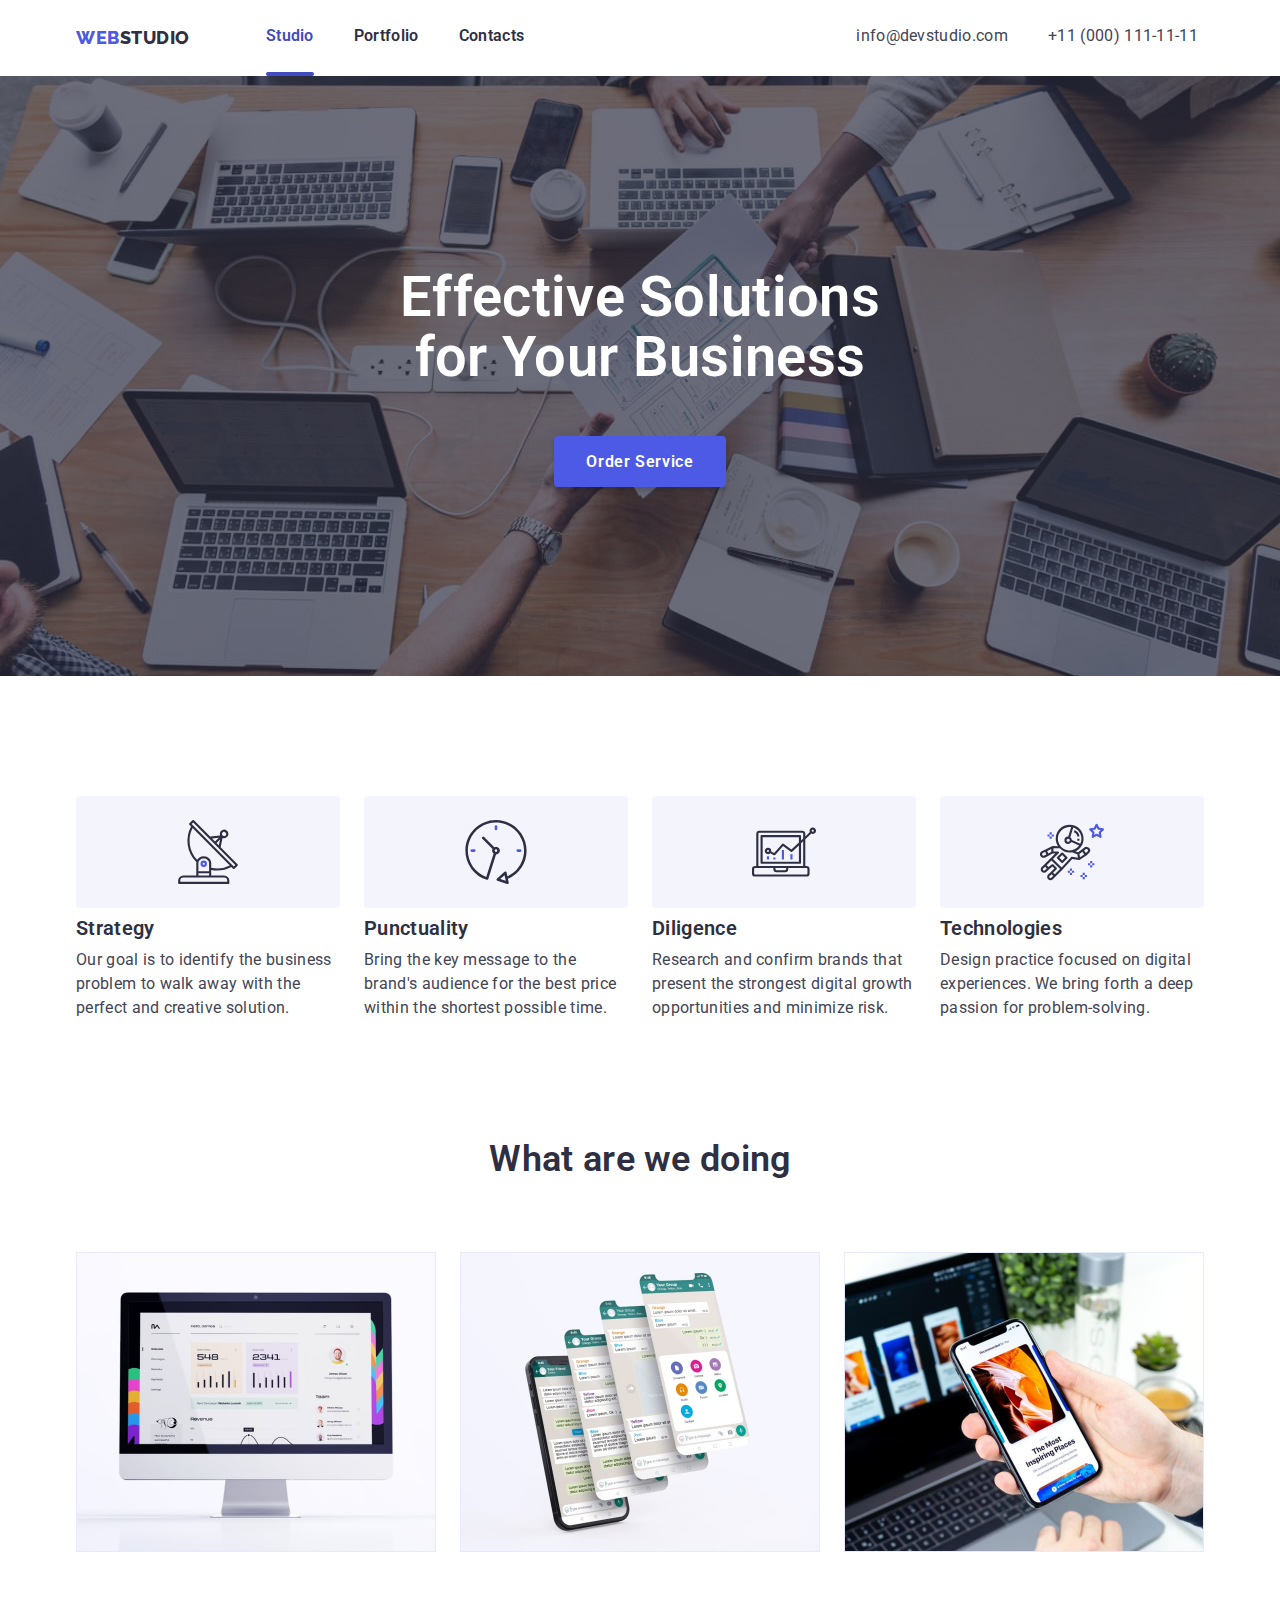
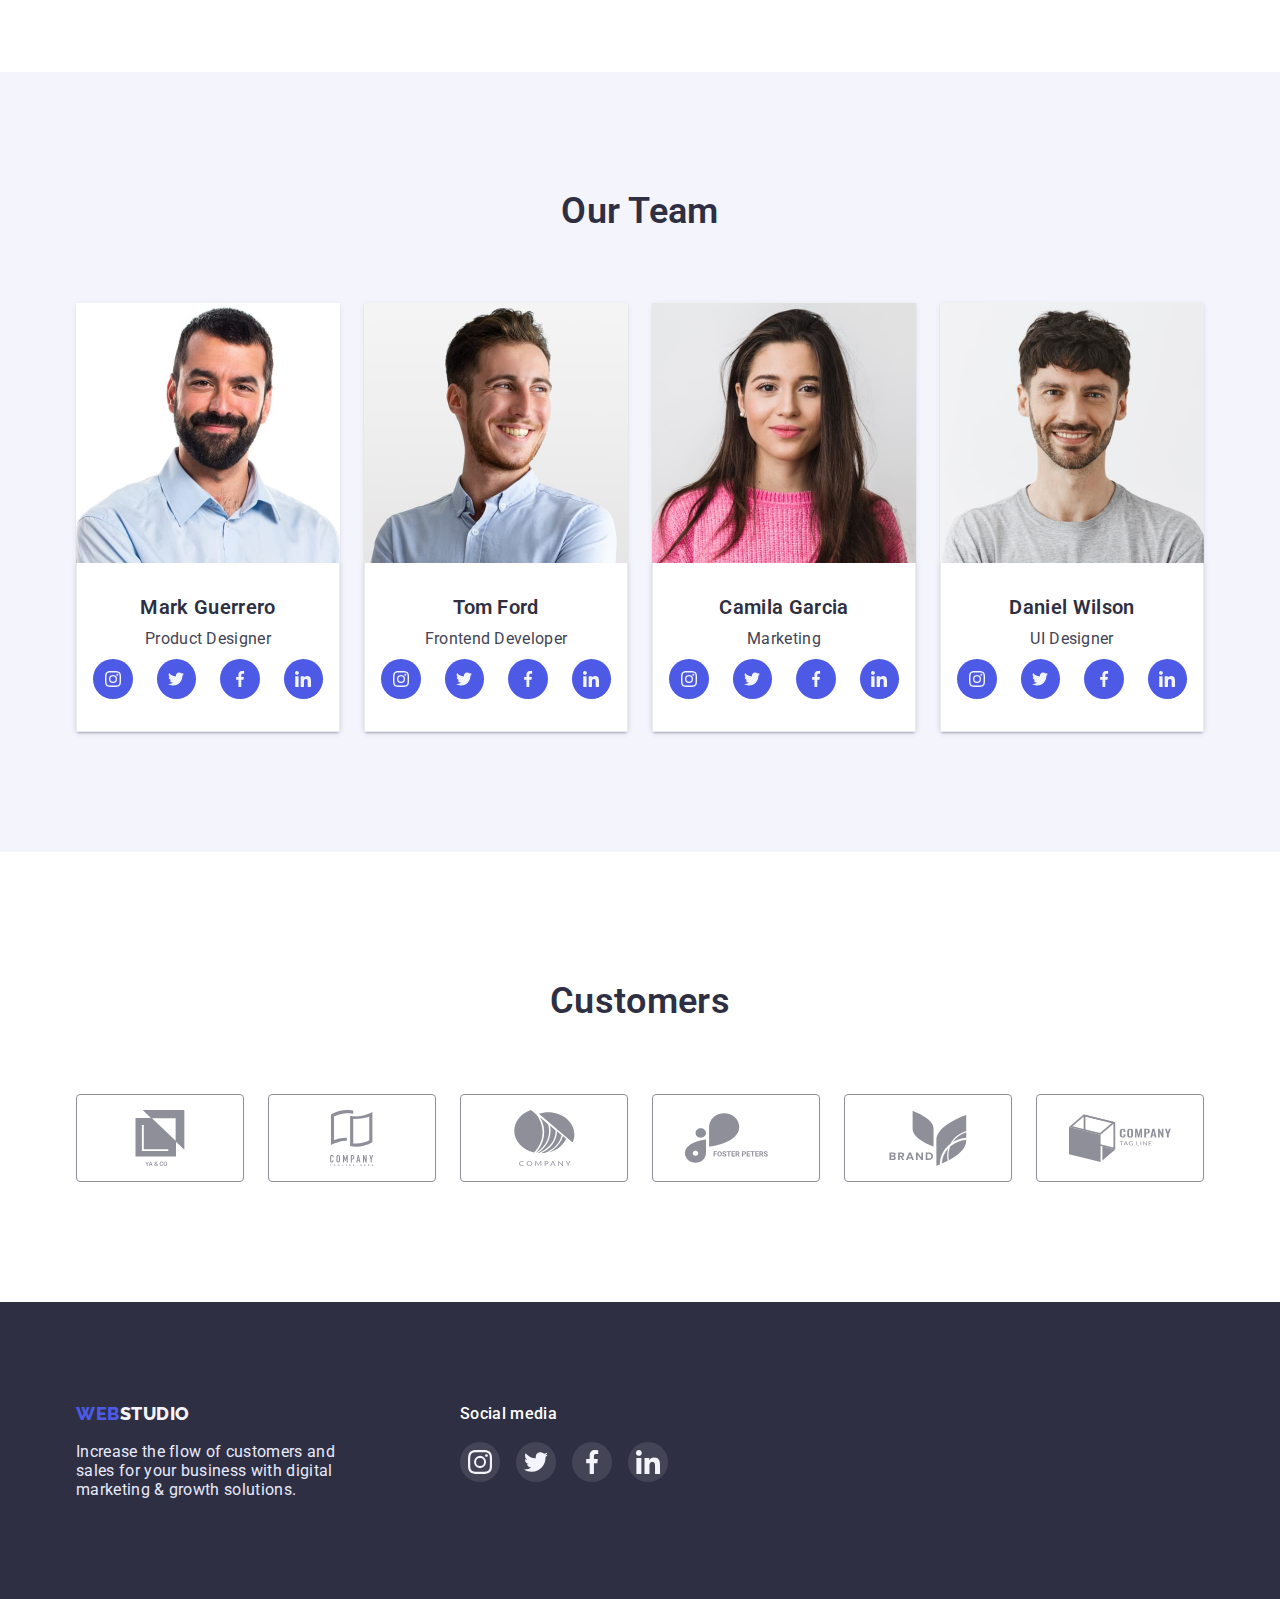
<file: index.html>
<!DOCTYPE html>
<html lang="en">
<head>
    <meta charset="UTF-8">
    <meta http-equiv="X-UA-Compatible" content="IE=edge">
    <meta name="viewport" content="width=device-width, initial-scale=1.0">
    <title>Document</title>
    <link rel="preconnect" href="https://fonts.googleapis.com">
    <link rel="preconnect" href="https://fonts.gstatic.com" crossorigin>
    <link href="https://fonts.googleapis.com/css2?family=Raleway:wght@800&family=Roboto:wght@400;500;700;900&display=swap" rel="stylesheet">
    <link rel="stylesheet" href="https://cdnjs.cloudflare.com/ajax/libs/modern-normalize/1.1.0/modern-normalize.min.css">
    <link rel="stylesheet" href="./css/styles.css">
</head>
<body class="page">

    <header class="header">
        <div class="container header-nav">
            <a href="./index.html" class="logo">web<span class="logo-span">studio</span> </a>
            <nav class="head-nav">
                <ul class="site-nav list">
                    <li class="item"><a href="./index.html" class="link header-studio"> Studio </a></li>
                    <li class="item"><a href="./portfolio.html" class="link"> Portfolio </a></li>
                    <li class="item"><a href="./index.html" class="link"> Contacts </a></li>
                </ul>
    
                <ul class="auth-nav list">
                    <li class="item"><a href="mailto:info@devstudio.com" class="link">info@devstudio.com</a></li>
                    <li class="item"><a href="tel:+110001111111" class="link">+11 (000) 111-11-11</a></li>
                </ul>
            </nav>
        </div>
    </header> 

    <main>  
        <section class="hero">
            <div class="container">
                <h1 class="hero-title">Effective Solutions for Your Business</h1>
                <button class="button" type="button" data-modal-open>Order Service</button>
            </div>
        </section>
    
        <section class="section">
            <div class="container">
                <ul class="list">
                    <li class="section-item-text icon-starlink">
                        <h3 class="section-name">Strategy</h3>
                        <p class="text">Our goal is to identify the business
                            problem to walk away with the perfect and creative solution. </p>
                    </li>
    
                    <li class="section-item-text icon-clock">
                        <h3 class="section-name">Punctuality</h3>
                        <p class="text">Bring the key message to the brand's audience for the best price within the shortest possible time.</p>
                    </li>
    
                    <li class="section-item-text icon-screen">
                        <h3 class="section-name">Diligence</h3>
                        <p class="text">Research and confirm brands that present the strongest digital growth opportunities and minimize risk.</p>
                    </li>
    
                    <li class="section-item-text icon-robot">
                        <h3 class="section-name">Technologies</h3>
                        <p class="text">Design practice focused on digital experiences. We bring forth a deep passion for problem-solving.</p>
                    </li>
                </ul>
            </div>
        </section>
    
            
        <section class="section-no-padding">
            <div class="container">
                <h2 class="section-title">What are we doing</h2>
                <ul class="list">
                    <li class="section-item"><img src="./image/dashboard.jpg" alt="Dashboard" width="360" height="300"></li>
                    <li class="section-item"><img src="./image/chat.jpg" alt="chat" width="360" height="300"></li>
                    <li class="section-item"><img src="./image/screen.jpg" alt="Screen" width="360" height="300"></li>
                </ul>
            </div>
        </section>

        <section class="section-team">
            <div class="container">
                <h2 class="section-title">Our Team</h2>
                <ul class="list">
                    <li class="section-team-list">
                        <img src="./image/mark.jpg" alt="Marc" width="264" height="260">
                        <div class="section-team-text">
                            <h3 class="section-name">Mark Guerrero</h3>
                            <p class="text">Product Designer</p>
                            <ul class="team-links-list list">
                                <li class="team-links-item">
                                    <a href="" class="team-links">
                                        <svg class="team-icon" width="16" height="16">
                                            <use href="./image/icons/symbol-defs-one.svg#icon-instagram"></use>
                                        </svg>
                                    </a>
                                </li>
                                <li class="team-links-item">
                                    <a href="" class="team-links">
                                        <svg class="team-icon" width="16" height="16">
                                            <use href="./image/icons/symbol-defs-one.svg#icon-twitter"></use>
                                        </svg>
                                    </a>
                                </li>
                                <li class="team-links-item">
                                    <a href="" class="team-links">
                                        <svg class="team-icon" width="16" height="16">
                                            <use href="./image/icons/symbol-defs-one.svg#icon-facebook"></use>
                                        </svg>
                                    </a>
                                </li>
                                <li class="team-links-item">
                                    <a href="" class="team-links">
                                        <svg class="team-icon" width="16" height="16">
                                            <use href="./image/icons/symbol-defs-one.svg#icon-linkedin"></use>
                                        </svg>
                                    </a>
                                </li>
                            </ul>
                        </div>
                    </li>
    
                    <li class="section-team-list">
                        <img src="./image/tom.jpg" alt="Tom" width="264" height="260">                 
                        <div class="section-team-text">
                            <h3 class="section-name">Tom Ford</h3>
                            <p class="text">Frontend Developer</p>
                            <ul class="team-links-list list">
                                <li class="team-links-item">
                                    <a href="" class="team-links">
                                        <svg class="team-icon" width="16" height="16">
                                            <use href="./image/icons/symbol-defs-one.svg#icon-instagram"></use>
                                        </svg>
                                    </a>
                                </li>
                                <li class="team-links-item">
                                    <a href="" class="team-links">
                                        <svg class="team-icon" width="16" height="16">
                                            <use href="./image/icons/symbol-defs-one.svg#icon-twitter"></use>
                                        </svg>
                                    </a>
                                </li>
                                <li class="team-links-item">
                                    <a href="" class="team-links">
                                        <svg class="team-icon" width="16" height="16">
                                            <use href="./image/icons/symbol-defs-one.svg#icon-facebook"></use>
                                        </svg>
                                    </a>
                                </li>
                                <li class="team-links-item">
                                    <a href="" class="team-links">
                                        <svg class="team-icon" width="16" height="16">
                                            <use href="./image/icons/symbol-defs-one.svg#icon-linkedin"></use>
                                        </svg>
                                    </a>
                                </li>
                            </ul>
                        </div>                  
                    </li>
    
                    <li class="section-team-list">
                        <img src="./image/camila.jpg" alt="Camila" width="264" height="260">                 
                        <div class="section-team-text">
                            <h3 class="section-name">Camila Garcia</h3>
                            <p class="text">Marketing</p>
                            <ul class="team-links-list list">
                                <li class="team-links-item">
                                    <a href="" class="team-links">
                                        <svg class="team-icon" width="16" height="16">
                                            <use href="./image/icons/symbol-defs-one.svg#icon-instagram"></use>
                                        </svg>
                                    </a>
                                </li>
                                <li class="team-links-item">
                                    <a href="" class="team-links">
                                        <svg class="team-icon" width="16" height="16">
                                            <use href="./image/icons/symbol-defs-one.svg#icon-twitter"></use>
                                        </svg>
                                    </a>
                                </li>
                                <li class="team-links-item">
                                    <a href="" class="team-links">
                                        <svg class="team-icon" width="16" height="16">
                                            <use href="./image/icons/symbol-defs-one.svg#icon-facebook"></use>
                                        </svg>
                                    </a>
                                </li>
                                <li class="team-links-item">
                                    <a href="" class="team-links">
                                        <svg class="team-icon" width="16" height="16">
                                            <use href="./image/icons/symbol-defs-one.svg#icon-linkedin"></use>
                                        </svg>
                                    </a>
                                </li>
                            </ul>
                        </div>           
                    </li>
    
                    <li class="section-team-list">
                        <img src="./image/daniel.jpg" alt="Daniel" width="264" height="260">
                        <div class="section-team-text">
                            <h3 class="section-name">Daniel Wilson</h3>
                            <p class="text">UI Designer</p>
                            <ul class="team-links-list list">
                                <li class="team-links-item">
                                    <a href="" class="team-links">
                                        <svg class="team-icon" width="16" height="16">
                                            <use href="./image/icons/symbol-defs-one.svg#icon-instagram"></use>
                                        </svg>
                                    </a>
                                </li>
                                <li class="team-links-item">
                                    <a href="" class="team-links">
                                        <svg class="team-icon" width="16" height="16">
                                            <use href="./image/icons/symbol-defs-one.svg#icon-twitter"></use>
                                        </svg>
                                    </a>
                                </li>
                                <li class="team-links-item">
                                    <a href="" class="team-links">
                                        <svg class="team-icon" width="16" height="16">
                                            <use href="./image/icons/symbol-defs-one.svg#icon-facebook"></use>
                                        </svg>
                                    </a>
                                </li>
                                <li class="team-links-item">
                                    <a href="" class="team-links">
                                        <svg class="team-icon" width="16" height="16">
                                            <use href="./image/icons/symbol-defs-one.svg#icon-linkedin"></use>
                                        </svg>
                                    </a>
                                </li>
                            </ul>
                        </div>
                    </li>
                </ul>
            </div>
        </section>

        <section class="section-customers">
            <div class="container">
                <h2 class="section-title">Customers</h2>
                <ul class="list list-customers">
                    <li class="item-customers">
                        <a href="" class="links-customers">
                            <svg class="customers-icon" width="104" height="56">
                                <use href="./image/icons/symbol-defs-one.svg#icon-group-first"></use>
                            </svg>
                        </a>
                    </li>
                    <li class="item-customers">
                        <a href="" class="links-customers">
                            <svg class="customers-icon" width="104" height="56">
                                <use href="./image/icons/symbol-defs-one.svg#icon-group-second"></use>
                            </svg>
                        </a>
                    </li>
                    <li class="item-customers">
                        <a href="" class="links-customers">
                            <svg class="customers-icon" width="104" height="56">
                                <use href="./image/icons/symbol-defs-one.svg#icon-group-company"></use>
                            </svg>
                        </a>
                    </li>
                    <li class="item-customers">
                        <a href="" class="links-customers">
                            <svg class="customers-icon" width="104" height="56">
                                <use href="./image/icons/symbol-defs-one.svg#icon-group-foster"></use>
                            </svg>
                        </a>
                    </li>
                    <li class="item-customers">
                        <a href="" class="links-customers">
                            <svg class="customers-icon" width="104" height="56">
                                <use href="./image/icons/symbol-defs-one.svg#icon-group-brand"></use>
                            </svg>
                        </a>
                    </li>
                    <li class="item-customers">
                        <a href="" class="links-customers">
                            <svg class="customers-icon" width="104" height="56">
                                <use href="./image/icons/symbol-defs-one.svg#icon-group-last"></use>
                            </svg>
                        </a>
                    </li>
                </ul>
            </div>
        </section>
    </main>

    <footer class="footer">
        <div class="container footer-wrap">
            <div class="first-footer">
                <a href="./index.html" class="logo-footer">web<span class="logo-span-footer">studio</span> </a>
                <p class="footer-text">Increase the flow of customers and sales for your business with digital marketing & growth solutions.</p>
            </div>

            <div class="second-footer">
                <p class="social-text-footer">Social media</p>
                <ul class="footer-links-list list">
                    <li class="footer-links-item">
                        <a href="" class="footer-link">
                            <svg width="24" height="24">
                                <use href="./image/icons/symbol-defs-one.svg#icon-instagram"></use>
                            </svg>
                        </a>
                    </li>
                    <li class="footer-links-item">
                        <a href="" class="footer-link">
                            <svg width="24" height="24">
                                <use href="./image/icons/symbol-defs-one.svg#icon-twitter"></use>
                            </svg>
                        </a>
                    </li>
                    <li class="footer-links-item">
                        <a href="" class="footer-link">
                            <svg width="24" height="24">
                                <use href="./image/icons/symbol-defs-one.svg#icon-facebook"></use>
                            </svg>
                        </a href="" class="footer-link">
                    </li>
                    <li class="footer-links-item">
                        <a href="" class="footer-link">
                            <svg width="24" height="24">
                                <use href="./image/icons/symbol-defs-one.svg#icon-linkedin"></use>
                            </svg>
                        </a>
                    </li>
                </ul>
            </div>
        </div>
    </footer>

    <div class="backdrope is-hidden" data-modal>
        <div class="modal">
            <button class="btn-close" data-modal-close>
                <svg class="icon-close" width="24" height="24">
                    <use href="./image/icons/symbol-defs-one.svg#icon-close"></use>
                </svg>
            </button>
        </div>
    </div>

    <script src="./js/modal.js"></script>
</body>
</html>
</file>
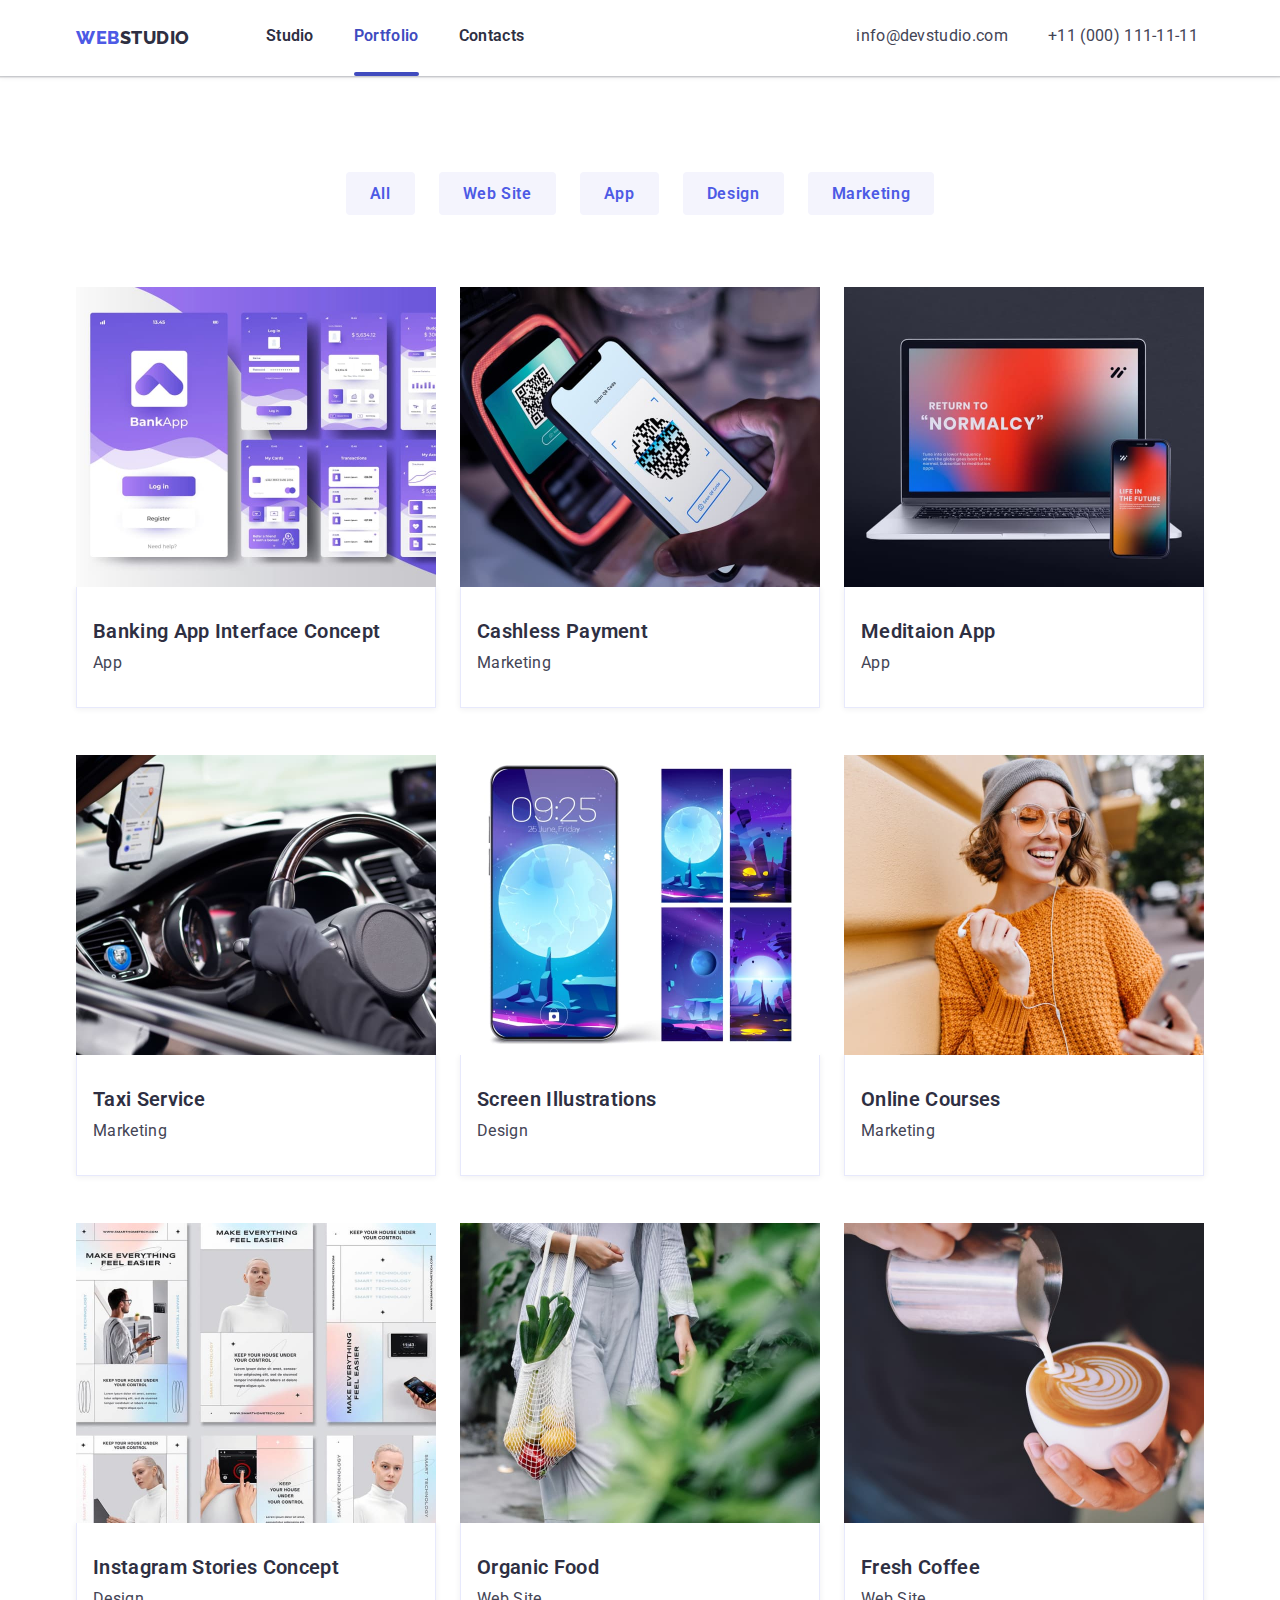
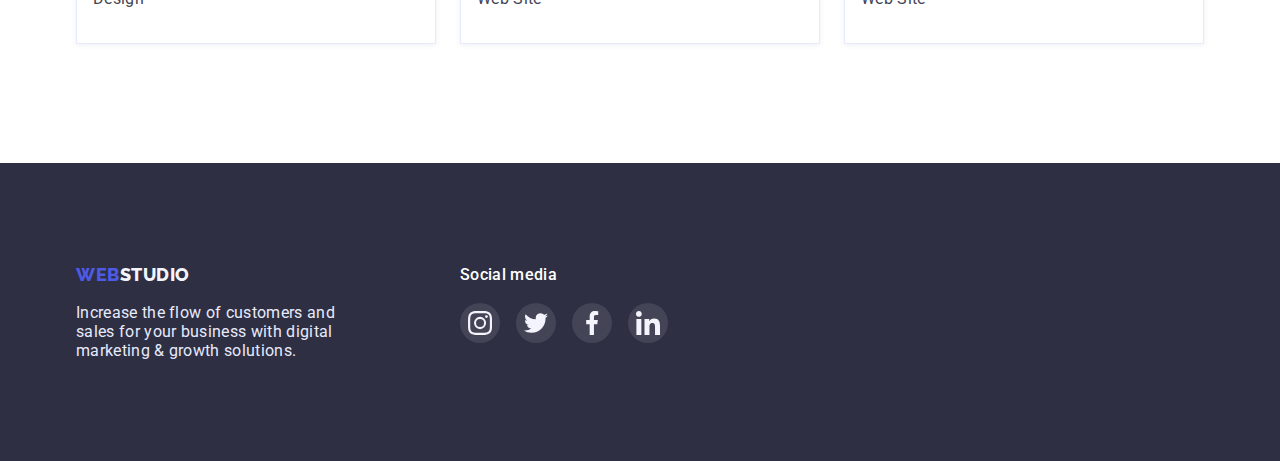
<file: portfolio.html>
<!DOCTYPE html>
<html lang="en">
<head>
    <meta charset="UTF-8">
    <meta http-equiv="X-UA-Compatible" content="IE=edge">
    <meta name="viewport" content="width=device-width, initial-scale=1.0">
    <title>Document</title>
    <link rel="preconnect" href="https://fonts.googleapis.com">
    <link rel="preconnect" href="https://fonts.gstatic.com" crossorigin>
    <link href="https://fonts.googleapis.com/css2?family=Raleway:wght@800&family=Roboto:wght@400;500;700;900&display=swap" rel="stylesheet">
    <link rel="stylesheet" href="https://cdnjs.cloudflare.com/ajax/libs/modern-normalize/1.1.0/modern-normalize.min.css">
    <link rel="stylesheet" href="./css/styles.css">
</head>
<body class="page">
    <header class="header">
        <div class="container header-nav">
            <a href="./index.html" class="logo">web<span class="logo-span">studio</span> </a>
            <nav class="head-nav">
                <ul class="site-nav list">
                    <li class="item"><a href="./index.html" class="link"> Studio </a></li>
                    <li class="item"><a href="./portfolio.html" class="link header-portfolio"> Portfolio </a></li>
                    <li class="item"><a href="./index.html" class="link"> Contacts </a></li>
                </ul>
    
                <ul class="auth-nav list">
                    <li class="item"><a href="mailto:info@devstudio.com" class="link">info@devstudio.com</a></li>
                    <li class="item"><a href="tel:+110001111111" class="link">+11 (000) 111-11-11</a></li>
                </ul>
            </nav>
        </div>
    </header> 

    <main>
        <section class="section-portfolio">
            <div class="container">
                <h1  class="visually-hidden">Portfolio</h1>
                <ul class="button-list list">
                    <li class="item"><button class="button-portfolio all" type="button">All</button></li>
                    <li class="item"><button class="button-portfolio web-site" type="button">Web Site</button></li>
                    <li class="item"><button class="button-portfolio app" type="button">App</button></li>
                    <li class="item"><button class="button-portfolio desing" type="button">Design</button></li>
                    <li class="item"><button class="button-portfolio marketing" type="button">Marketing</button></li>
                </ul>
    
                <ul class="portfolio-list">
                    <li class="section-portfolio-list">
                        <a class="section-portfolio-link" href="">
                            <div class="portfolio-thumb">
                                <img src="./image/portfolio/banking.jpg" alt="Banking App"  width="360" height="300">
                                <div class="portfolio-overlay">
                                    <p class="action-text">14 Stylish and User-Friendly App Design Concepts · Task Manager App · Calorie Tracker App · Exotic Fruit Ecommerce App · Cloud Storage App</p>
                                </div>
                            </div>
                            <div class="section-team-text">
                                <h2 class="section-name">Banking App Interface Concept</h2>
                                <p class="text">App</p>
                            </div>
                        </a>
                    </li>
                    <li class="section-portfolio-list">
                        <a class="section-portfolio-link" href="">
                            <div class="portfolio-thumb">
                                <img src="./image/portfolio/cashless.jpg" alt="Cashless Payment"  width="360" height="300">
                                <div class="portfolio-overlay">
                                    <p class="action-text">14 Stylish and User-Friendly App Design Concepts · Task Manager App · Calorie Tracker App · Exotic Fruit Ecommerce App · Cloud Storage App</p>
                                </div>
                            </div>
                            <div class="section-team-text">
                                <h2 class="section-name">Cashless Payment</h2>
                                <p class="text">Marketing</p>
                            </div>
                        </a>
                    </li>
                    <li class="section-portfolio-list">
                        <a class="section-portfolio-link" href="">
                            <div class="portfolio-thumb">
                                <img src="./image/portfolio/meditaion.jpg" alt="Meditaion App" width="360" height="300">
                                <div class="portfolio-overlay">
                                    <p class="action-text">14 Stylish and User-Friendly App Design Concepts · Task Manager App · Calorie Tracker App · Exotic Fruit Ecommerce App · Cloud Storage App</p>
                                </div>
                            </div>
                            <div class="section-team-text">
                                <h2 class="section-name">Meditaion App</h2>
                                <p class="text">App</p>
                            </div>
                        </a>
                    </li>
                    <li class="section-portfolio-list">
                        <a class="section-portfolio-link" href="">
                            <div class="portfolio-thumb">
                                <img src="./image/portfolio/taxi.jpg" alt="Taxi Service" width="360" height="300">
                                <div class="portfolio-overlay">
                                    <p class="action-text">14 Stylish and User-Friendly App Design Concepts · Task Manager App · Calorie Tracker App · Exotic Fruit Ecommerce App · Cloud Storage App</p>
                                </div>
                            </div>
                            <div class="section-team-text">
                                <h2 class="section-name">Taxi Service</h2>
                                <p class="text">Marketing</p>
                            </div>
                        </a>
                    </li>
                    <li class="section-portfolio-list">
                        <a class="section-portfolio-link" href="">
                            <div class="portfolio-thumb">
                                <img src="./image/portfolio/screen.jpg" alt="Screen Illustrations" width="360" height="300">
                                <div class="portfolio-overlay">
                                    <p class="action-text">14 Stylish and User-Friendly App Design Concepts · Task Manager App · Calorie Tracker App · Exotic Fruit Ecommerce App · Cloud Storage App</p>
                                </div>
                            </div>
                            <div class="section-team-text">
                                <h2 class="section-name">Screen Illustrations</h2>
                                <p class="text">Design</p>
                            </div>
                        </a>
                    </li>
                    <li class="section-portfolio-list">
                        <a class="section-portfolio-link" href="">
                            <div class="portfolio-thumb">
                                <img src="./image/portfolio/online.jpg" alt="Online Courses" width="360" height="300">
                                <div class="portfolio-overlay">
                                    <p class="action-text">14 Stylish and User-Friendly App Design Concepts · Task Manager App · Calorie Tracker App · Exotic Fruit Ecommerce App · Cloud Storage App</p>
                                </div>
                            </div>
                            <div class="section-team-text">
                                <h2 class="section-name">Online Courses</h2>
                                <p class="text">Marketing</p>
                            </div>
                        </a>
                    </li>
                    <li class="section-portfolio-list">
                        <a class="section-portfolio-link" href="">
                            <div class="portfolio-thumb">
                                <img src="./image/portfolio/instagram.jpg" alt="Instagram" width="360" height="300">
                                <div class="portfolio-overlay">
                                    <p class="action-text">14 Stylish and User-Friendly App Design Concepts · Task Manager App · Calorie Tracker App · Exotic Fruit Ecommerce App · Cloud Storage App</p>
                                </div>
                            </div>
                            <div class="section-team-text">
                                <h2 class="section-name">Instagram Stories Concept</h2>
                                <p class="text">Design</p>
                            </div>
                        </a>
                    </li>
                    <li class="section-portfolio-list">
                        <a class="section-portfolio-link" href="">
                            <div class="portfolio-thumb">
                                <img src="./image/portfolio/organic.jpg" alt="Organic Food" width="360" height="300">
                                <div class="portfolio-overlay">
                                    <p class="action-text">14 Stylish and User-Friendly App Design Concepts · Task Manager App · Calorie Tracker App · Exotic Fruit Ecommerce App · Cloud Storage App</p>
                                </div>
                            </div>
                            <div class="section-team-text">
                                <h2 class="section-name">Organic Food</h2>
                                <p class="text">Web Site</p>
                            </div>
                        </a>
                    </li>
                    <li class="section-portfolio-list">
                        <a class="section-portfolio-link" href="">
                            <div class="portfolio-thumb">
                                <img src="./image/portfolio/coffee.jpg" alt="Fresh Coffee" width="360" height="300">
                                <div class="portfolio-overlay">
                                    <p class="action-text">14 Stylish and User-Friendly App Design Concepts · Task Manager App · Calorie Tracker App · Exotic Fruit Ecommerce App · Cloud Storage App</p>
                                </div>
                            </div>
                            <div class="section-team-text">
                                <h2 class="section-name">Fresh Coffee</h2>
                                <p class="text">Web Site</p>
                            </div>
                        </a>
                    </li>
                </ul>
            </div>
        </section>
    </main>
    
    <footer class="footer">
        <div class="container footer-wrap">
            <div class="first-footer">
                <a href="./index.html" class="logo-footer">web<span class="logo-span-footer">studio</span> </a>
                <p class="footer-text">Increase the flow of customers and sales for your business with digital marketing & growth solutions.</p>
            </div>

            <div class="second-footer">
                <p class="social-text-footer">Social media</p>
                <ul class="footer-links-list list">
                    <li class="footer-links-item">
                        <a href="" class="footer-link">
                            <svg width="24" height="24">
                                <use href="./image/icons/symbol-defs-one.svg#icon-instagram"></use>
                            </svg>
                        </a>
                    </li>
                    <li class="footer-links-item">
                        <a href="" class="footer-link">
                            <svg width="24" height="24">
                                <use href="./image/icons/symbol-defs-one.svg#icon-twitter"></use>
                            </svg>
                        </a>
                    </li>
                    <li class="footer-links-item">
                        <a href="" class="footer-link">
                            <svg width="24" height="24">
                                <use href="./image/icons/symbol-defs-one.svg#icon-facebook"></use>
                            </svg>
                        </a href="" class="footer-link">
                    </li>
                    <li class="footer-links-item">
                        <a href="" class="footer-link">
                            <svg width="24" height="24">
                                <use href="./image/icons/symbol-defs-one.svg#icon-linkedin"></use>
                            </svg>
                        </a>
                    </li>
                </ul>
            </div>
        </div>
    </footer>

</body>
</html>
</file>
<file: css/styles.css>
html {
    box-sizing: border-box;
}

*,
*::before,
*::after {
    box-sizing: inherit;
}

:root {
    --primary-text-color: #434455;
    --title-text-color: #2E2F42;
    --accent-color: #4D5AE5;
    --hover-color: #404BBF;
    --white-color: #FFFFFF;
    --white-milk-color: #F4F4FD;
    --footer-text-color: #E7E9FC;
    
}

.visually-hidden {
    position: absolute;
    white-space: nowrap;
    width: 1px;
    height: 1px;
    overflow: hidden;
    border: 0;
    padding: 0;
    clip: rect(0 0 0 0);
    clip-path: inset(50%);
    margin: -1px;
}

.page {
    color: var(--primary-text-color);
    background-color: var(--white-color);
    font-family: Roboto, sans-serif;
    letter-spacing: 0.02em;
}

.container {
    max-width: 1158px;
    padding-left: 15px;
    padding-right: 15px;
    margin: 0 auto;
}

.list {
    list-style: none;
    padding: 0;
    margin: 0;
    display: flex;
}

h1,
h2,
h3,
p,
ul {
    margin-top: 0;
    margin-bottom: 0;
}

img {
    display: block;
}


.header {
    box-shadow: 0px 2px 1px rgba(46, 47, 66, 0.08), 0px 1px 1px rgba(46, 47, 66, 0.16), 0px 1px 6px rgba(46, 47, 66, 0.08);
}

.header-nav {
    display: flex;
    align-items: center;
}

.logo {
    color: var(--accent-color);
    font-family: 'Raleway', sans-serif;
    font-weight: 800;
    font-size: 18px;
    line-height: 1.33;
    letter-spacing: 0.03em;
    text-transform: uppercase;
    text-decoration: none;
    margin-right: 76px;
    padding-top: 24px;
    padding-bottom: 24px;
}

.logo-span {
    color: var(--title-text-color);
    font-family: 'Raleway', sans-serif;
    font-weight: 800;
    font-size: 18px;
    line-height: 1.33;
    letter-spacing: 0.03em;
    text-transform: uppercase;
}

.logo:hover,
.logo:focus,
.logo:hover .logo-span,
.logo:focus .logo-span {
    color: var(--hover-color);
}

.site-nav {
    margin-right: 332px;
}

.site-nav,
.auth-nav {
    display: flex;
    gap: 40px;
}

/*.site-nav .item,
.auth-nav .item {
    padding-top: 24px;
    padding-bottom: 24px;
    margin-right: 40px;
}

.site-nav .item:last-child,
.auth-nav .item:last-child {
    margin-right: 0;
}*/

.site-nav .link {
    position: relative;
    display: block;

    padding-top: 24px;
    padding-bottom: 28px;

    font-family: inherit;
    font-weight: 600;
    font-size: 16px;
    line-height: 1.5;
    text-decoration: none;

    color: var(--title-text-color);
    transition: color 250ms cubic-bezier(0.4, 0, 0.2, 1);
}

.site-nav .header-studio,
.site-nav .header-portfolio {
    color: var(--hover-color);
}

.site-nav .header-studio::after,
.site-nav .header-portfolio::after {
    content: '';

    position: absolute;
    left: 0;
    bottom: 0;

    display: block;
    width: 100%;
    height: 4px;
    background: var(--hover-color);
    border-radius: 2px;
}


.auth-nav .link {
    padding-top: 24px;
    padding-bottom: 28px;
    display: block;

    font-family: inherit;
    font-size: 16px;
    line-height: 1.5;
    text-decoration: none;

    color: var(--primary-text-color);
    transition: color 250ms cubic-bezier(0.4, 0, 0.2, 1);
}

.site-nav .link:hover, 
.site-nav .link:focus,
.auth-nav .link:hover,
.auth-nav .link:focus {
    color: var(--hover-color);
}

.head-nav {
    display: flex;
    align-items: center;
}

.hero {
    background-color: var(--title-text-color);
    padding-top: 192px;
    padding-bottom: 192px;
    max-width: 1440px;
    height: 600px;
    margin-left: auto;
    margin-right: auto;
    text-align: center;
    background-image: linear-gradient(rgba(46, 47, 66, 0.7),
    rgba(46, 47, 66, 0.7)),
    url(../image/people-office.jpg);
    background-repeat: no-repeat;
    background-position: center;
    background-size: cover;
}

.hero-title {
    color: var(--white-color);
    font-weight: 600;
    font-size: 56px;
    line-height: 1.07;
    margin: auto;
    max-width: 492px;
}

.button {
    cursor: pointer;
    display: inline-block;

    padding: 16px 32px;
    margin-top: 48px;
    min-width: 170px;

    font-family: inherit;
    font-weight: 600;
    font-size: 16px;
    line-height: 1.19;
    letter-spacing: 0.04em;
    text-align: center;

    border: none;
    box-shadow: 0px 4px 4px rgba(0, 0, 0, 0.15);
    border-radius: 4px;
    color: var(--white-color);
    background-color: var(--accent-color);

    transition: background-color 250ms cubic-bezier(0.4, 0, 0.2, 1);
}

/*.hero-btn:hover,
.hero-btn:focus {
    background-color: var(--hover-color);
}*/

.button:hover,
.button:focus {
    background-color: var(--hover-color);
    color: var(--white-color);
}

.section {
    list-style: none;
    padding-top: 120px;
    padding-bottom: 120px;
}

.section-no-padding {
    list-style: none;
    padding-top: 0;
    padding-bottom: 120px;
}

.section-title {
    color: var(--title-text-color);
    font-weight: 600;
    font-size: 36px;
    line-height: 1.1;
    text-align: center;
    margin-bottom: 72px;
}

.section-item {
    margin-top: 72px;
}

.item:last-child {
    padding-left: 0;
}

.section-name {
    color:var(--title-text-color);
    font-weight: 600;
    font-size: 20px;
    line-height: 1.2;
    margin-bottom: 8px;
}

.text {
    font-size: 16px;
    line-height: 1.5;
    letter-spacing: 0.02em;
    color: var(--primary-text-color);
}

.section-item-text {
    margin-right: 24px;
    min-width: 264px;
}

.section-item-text:last-child {
    margin-right: 0;
}

.section-item-text::before {
    content: '';
    display: block;
    height: 112px;
    margin-bottom: 8px;
    background: var(--white-milk-color);
    border-radius: 4px;
    background-repeat: no-repeat;
    background-position: center;
}

.icon-starlink::before {
    background-image: url(../image/icons/antenna.svg);
}

.icon-clock::before {
    background-image: url(../image/icons/clock.svg);
}

.icon-screen::before {
    background-image: url(../image/icons/diagram.svg);
}

.icon-robot::before {
    background-image: url(../image/icons/astronaut.svg);
}

.section-item {
    margin-top: 0;
    margin-right: 24px;
}

.section-item:last-child {
    margin-right: 0;
}

.section-team {
    background-color: var(--white-milk-color);
    padding-top: 120px;
    padding-bottom: 120px;
}

.section-team-list {
    background-color: var(--white-color);
    text-align: center;
    max-width: 264px;
    margin-right: 24px;
    box-shadow: 0px 1px 6px rgba(46, 47, 66, 0.08), 0px 1px 1px rgba(46, 47, 66, 0.16), 0px 2px 1px rgba(46, 47, 66, 0.08);
    border-radius: 0px 0px 4px 4px;
}

.section-team-list:last-child {
    margin-right: 0;
}

.section-team-text {
    padding: 32px 16px;
    border: 0.5px solid #F4F4FD;
    border: 1px solid #E7E9FC;
    box-shadow: 0px 1px 6px rgba(46, 47, 66, 0.08);
    border-top: none;
}

.team-links-list {
    display: flex;
    justify-content: center;
    gap: 24px;
    margin-top: 8px;
}

.team-links-item {
    width: 40px;
    height: 40px;
}

.team-links {
    width: 100%;
    height: 100%;

    border-radius: 50%;
    display: flex;
    align-items: center;
    justify-content: center;

    background-color: var(--accent-color);
    transition: background-color 250ms cubic-bezier(0.4, 0, 0.2, 1);
}

.team-links:hover,
.team-links:focus {
    background-color: var(--hover-color);
}

.section-customers {
    padding-top: 130px;
    padding-bottom: 120px;
}

.list-customers {
    display: flex;
    justify-content: center;
    gap: 24px;
    margin-top: 72px;
}

.item-customers {
    width: 168px;
    height: 88px;
}

.links-customers {
    width: 100%;
    height: 100%;
    padding: 16px 32px;

    border-radius: 4px;
    display: flex;
    align-items: center;
    justify-content: center;

    border: 1px solid #8E8F99;
    transition: border 250ms cubic-bezier(0.4, 0, 0.2, 1);
}

.links-customers:hover,
.links-customers:focus {
    border: 1px solid var(--hover-color);
}

.customers-icon {
    fill: #8E8F99;
    transition: fill 250ms cubic-bezier(0.4, 0, 0.2, 1);
}

.links-customers:hover .customers-icon,
.links-customers:focus .customers-icon {
    fill: var(--hover-color);
}

.section-portfolio {
    list-style: none;
    padding-top: 96px;
    padding-bottom: 120px;
}

.button-list {
    display: flex;
    margin-bottom: 72px;
    gap: 24px;
}

/*.button-list .item {
    margin-right: 24px;
}

.button-list .item:last-child {
    margin-right: 0;
}*/

.portfolio-list {
list-style: none;
padding: 0;
margin: 0;
display: flex;
flex-wrap: wrap;
row-gap: 48px;
column-gap: 24px;
}

.section-portfolio-list {
    background-color: var(--white-color);
    max-width: 360px;
    height: 420px;
}

.section-portfolio-link {
    color: var(--primary-text-color);
    text-decoration: none; 
    display: block;

    box-shadow: none;
    transition: box-shadow 250ms cubic-bezier(0.4, 0, 0.2, 1);
}

.section-portfolio-link:hover,
.section-portfolio-link:focus {
    box-shadow: 0px 1px 6px rgba(46, 47, 66, 0.08), 0px 1px 1px rgba(46, 47, 66, 0.16), 0px 2px 1px rgba(46, 47, 66, 0.08);
}

.portfolio-thumb {
    position: relative;
    overflow: hidden;
}

.portfolio-overlay {
    position: absolute;
    width: 100%;
    height: 100%;
    background-color: var(--accent-color);

    opacity: 0;
    transform: translateY(0);
    transition: opacity 250ms cubic-bezier(0.4, 0, 0.2, 1),
    transform 250ms cubic-bezier(0.4, 0, 0.2, 1);
}

.action-text {
    position: absolute;
    top: 50%;
    left: 50%;
    
    transform: translate(-50%, -50%);

    width: 296px;
    font-size: 16px;
    line-height: 1.5;

    letter-spacing: 0.02em;

    color: var(--white-milk-color);

    opacity: 0;
    transition: opacity 250ms cubic-bezier(0.4, 0, 0.2, 1),
}

.section-portfolio-link:hover .action-text,
.section-portfolio-link:focus .action-text{
    opacity: 1;
}

.section-portfolio-link:hover .portfolio-overlay,
.section-portfolio-link:focus .portfolio-overlay {
    transform: translateY(-100%);
    opacity: 1;
}

.button-list {
    justify-content: center;
}

.button-portfolio {
    cursor: pointer;
    font-family: inherit;
    font-weight: 600;
    font-size: 16px;
    line-height: 1.19;
    letter-spacing: 0.04em;
    text-align: center;
    display: inline-block;
    border: 1px solid #E7E9FC;
    border: none;
    border-radius: 4px;
    padding: 12px 24px;

    background-color: var(--white-milk-color);
    color: var(--accent-color);
    transition: color 250ms cubic-bezier(0.4, 0, 0.2, 1),
    background-color 250ms cubic-bezier(0.4, 0, 0.2, 1);
}

.button-portfolio:hover,
.button-portfolio:focus {
    background-color: var(--hover-color);
    color: var(--white-color);
}



.footer {
    background-color: var(--title-text-color);
    padding-top: 100px;
    padding-bottom: 100px;
}

.footer-wrap {
    display: flex;
    gap: 120px;
}

.logo-footer {
    color: var(--accent-color);
    font-family: 'Raleway', sans-serif;
    font-weight: 800;
    font-size: 18px;
    line-height: 1.33;
    letter-spacing: 0.03em;
    text-transform: uppercase;
    text-decoration: none;
    display: inline-block;
    margin-bottom: 16px;

    transition: color 250ms cubic-bezier(0.4, 0, 0.2, 1)
}

.logo-span-footer {
    color: var(--white-milk-color);
    font-family: 'Raleway', sans-serif;
    font-weight: 800;
    font-size: 18px;
    line-height: 1.33;
    letter-spacing: 0.03em;
    text-transform: uppercase;

    transition: color 250ms cubic-bezier(0.4, 0, 0.2, 1)
}

.logo-footer:hover,
.logo-footer:focus,
.logo-footer:hover .logo-span-footer,
.logo-footer:focus .logo-span-footer {
    color: var(--hover-color);
}

.footer-text {
    color: var(--footer-text-color);
    font-weight: 400;
    font-size: 16px;
    line-height: 1.2;
    width: 264px;
}


.social-text-footer {
    color: var(--white-color);
    font-family: 'Roboto';
    font-weight: 500;
    font-size: 16px;
    line-height: 24px;
    letter-spacing: 0.02em;
    margin-bottom: 16px;
}

.footer-links-list {
    display: flex;
    justify-content: center;
    gap: 16px;
}

.footer-links-item {
    width: 40px;
    height: 40px;
}

.footer-link {
    width: 100%;
    height: 100%;

    background-color: rgba(255, 255, 255, 0.1);;
    border-radius: 50%;
    display: flex;
    align-items: center;
    justify-content: center;

    transition: background-color 250ms cubic-bezier(0.4, 0, 0.2, 1)
}

.footer-link:hover,
.footer-link:focus {
    background-color: #31D0AA;
}


.backdrope {
    position: fixed;
    top: 0;
    left: 0;

    width: 100%;
    height: 100%;

    background: rgba(46, 47, 66, 0.4);

    opacity: 1;
    transition: opacity 250ms cubic-bezier(0.4, 0, 0.2, 1);
    /*scale 250ms cubic-bezier(0.4, 0, 0.2, 1);*/
}

.backdrope.is-hidden {
    opacity: 0;
    /*scale: 0.5;*/
    pointer-events: none;
}

.backdrope.is-hidden .modal {
    opacity: 0;
    transform: translate(-50%, -50%) scale(0.5);
}

.modal {
    position: absolute;
    top: 50%;
    left: 50%;

    width: 408px;
    height: 576px;

    background: #FCFCFC;
    box-shadow: 0px 1px 1px rgba(0, 0, 0, 0.14), 0px 1px 3px rgba(0, 0, 0, 0.12), 0px 2px 1px rgba(0, 0, 0, 0.2);
    border-radius: 4px;

    opacity: 1;
    transform: translate(-50%, -50%) scale(1);
    transition: transform 250ms cubic-bezier(0.4, 0, 0.2, 1),
    opacity 250ms cubic-bezier(0.4, 0, 0.2, 1);
}

.btn-close {
    position: absolute;
    top: 24px;
    right: 24px;
    padding: 0;
    width: 24px;
    height: 24px;

    border: none;
    border-radius: 50%;

    cursor: pointer;
}

.icon-close {
    fill: #E7E9FC;
    transition: fill 250ms cubic-bezier(0.4, 0, 0.2, 1);
}

.btn-close:hover .icon-close {
    fill: var(--hover-color);
}
</file>
